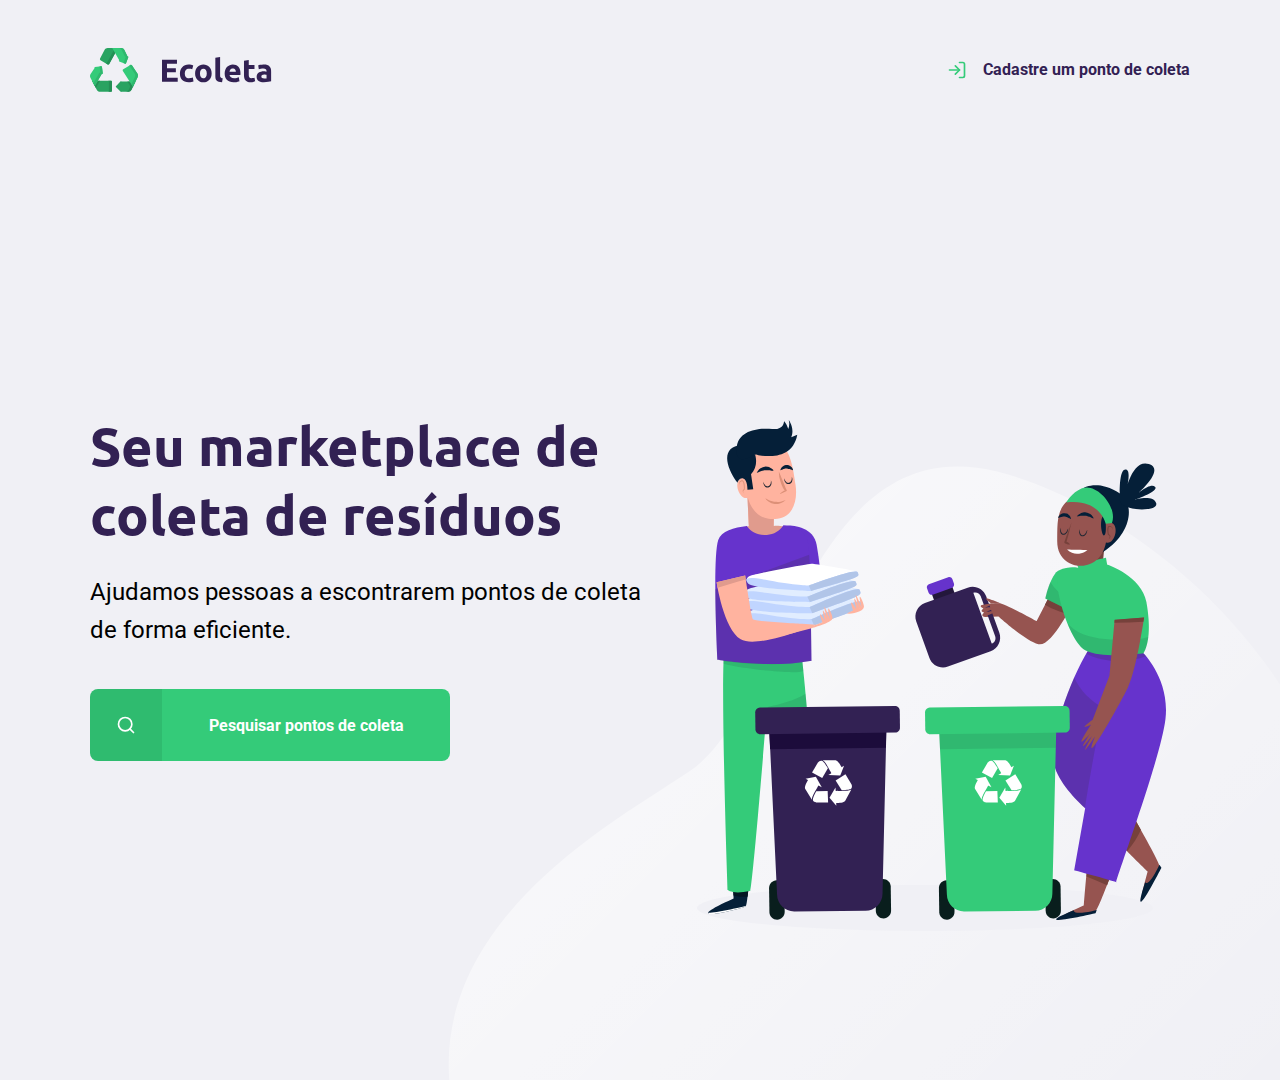
<file: index.html>
<!DOCTYPE html>
<html lang="pt_br">
  <head>
    <meta charset="UTF-8" />
    <meta name="viewport" content="width=device-width, initial-scale=1.0" />
    <title>Ecoleta</title>
    <link
      href="https://fonts.googleapis.com/css2?family=Roboto&family=Ubuntu:wght@700&display=swap"
      rel="stylesheet"
    />
    <link rel="stylesheet" href="./styles/main.css" />
    <link rel="stylesheet" href="./styles/home.css" />
    <link rel="stylesheet" href="./styles/responsive.css" />
  </head>
  <body>
    <div id="page-home">
      <div class="content">
        <header>
          <img src="./assets/logo.svg" alt="Logomarca" />
          <a href="#"><span></span>Cadastre um ponto de coleta</a>
        </header>

        <main>
          <h1>Seu marketplace de coleta de resíduos</h1>
          <p>
            Ajudamos pessoas a escontrarem pontos de coleta de forma eficiente.
          </p>
          <a href="#"
            ><span></span><strong>Pesquisar pontos de coleta</strong></a
          >
        </main>
      </div>
    </div>
  </body>
</html>
</file>
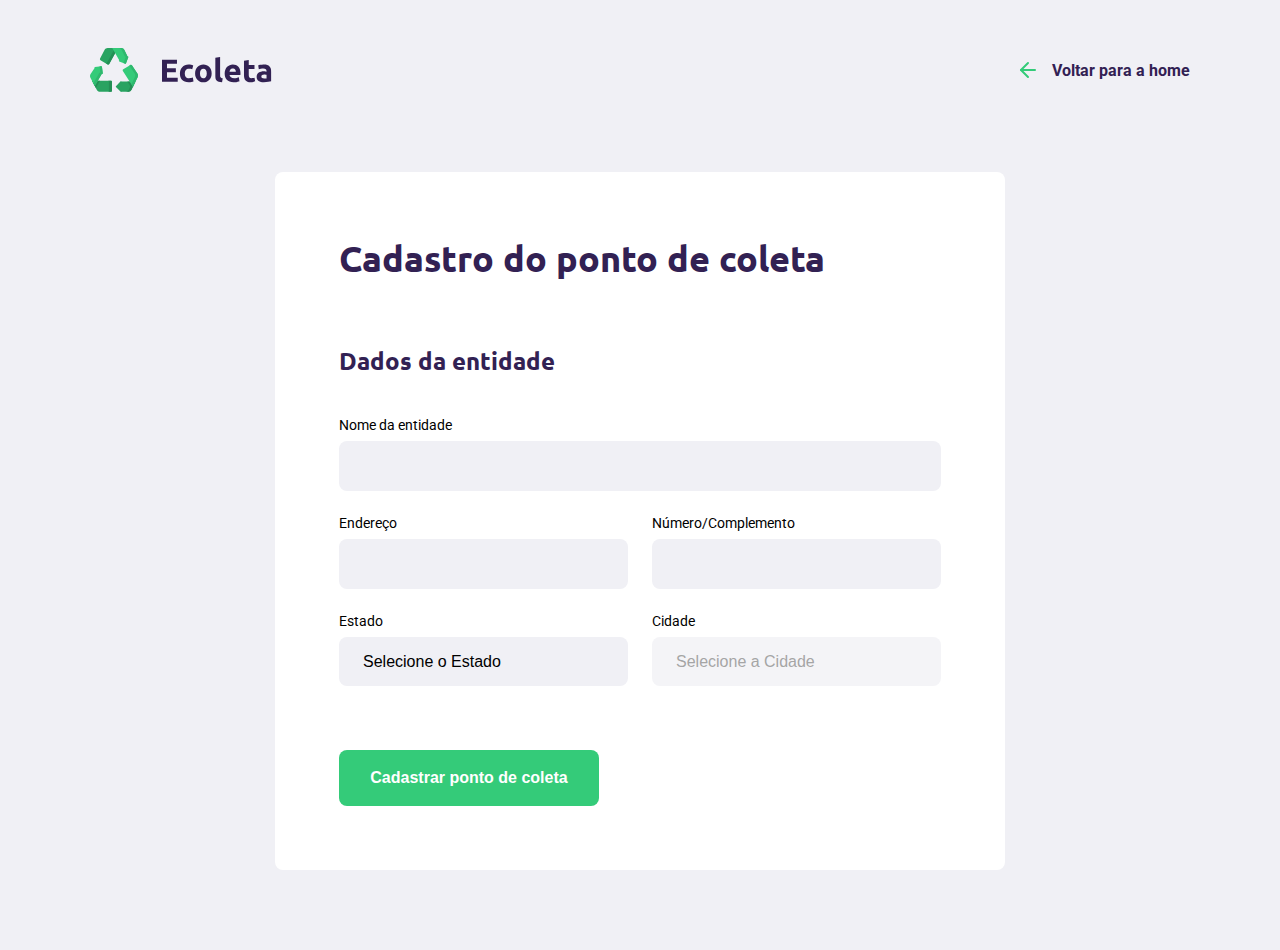
<file: create-point.html>
<!DOCTYPE html>
<html lang="pt_br">
  <head>
    <meta charset="UTF-8" />
    <meta name="viewport" content="width=device-width, initial-scale=1.0" />
    <title>Criar um ponto de coleta</title>
    <link
      href="https://fonts.googleapis.com/css2?family=Roboto&family=Ubuntu:wght@700&display=swap"
      rel="stylesheet"
    />
    <link rel="stylesheet" href="./styles/main.css" />
    <link rel="stylesheet" href="./styles/create-point.css" />
    <link rel="stylesheet" href="./styles/responsive.css" />
  </head>
  <body>
    <div id="page-create-point">
      <header>
        <img src="./assets/logo.svg" alt="Logomarca" />
        <a href="#"><span></span>Voltar para a home</a>
      </header>

      <form action="">
        <h1>Cadastro do ponto de coleta</h1>

        <fieldset>
          <legend>
            <h2>Dados da entidade</h2>
          </legend>

          <div class="field">
            <label for="name">Nome da entidade</label>
            <input type="text" name="name" />
          </div>

          <div class="field-group">
            <div class="field">
              <label for="address">Endereço</label>
              <input type="text" name="address" />
            </div>
            <div class="field">
              <label for="address2">Número/Complemento</label>
              <input type="text" name="address2" />
            </div>
          </div>

          <div class="field-group">
            <div class="field">
              <label for="state">Estado</label>
              <select name="uf">
                <option value="">Selecione o Estado</option>
              </select>

              <input type="hidden" name="state" />
            </div>
            <div class="field">
              <label for="city">Cidade</label>
              <select name="city" disabled>
                <option value="">Selecione a Cidade</option>
              </select>
            </div>
          </div>
        </fieldset>

        <button type="submit">Cadastrar ponto de coleta</button>
      </form>
    </div>

    <script src="./scripts/create-point.js"></script>
  </body>
</html>
</file>
<file: styles/main.css>
:root {
  --title-color: #322153;
  --primary-color: #34cb79;
}

* {
  margin: 0;
  padding: 0;
  box-sizing: border-box;
}

html {
  font-family: Roboto, sans-serif;
}

body {
  background-color: #f0f0f5;
  -webkit-font-smonthing: antialiased;
}

a {
  text-decoration: none;
}

h1,
h2,
h3,
h4,
h5,
h6 {
  font-family: Ubuntu, sans-serif;
  color: var(--title-color);
}
</file>
<file: styles/home.css>
#page-home {
  height: 120vh;
  background-image: url(../assets/home-background.svg);
  background-repeat: no-repeat;
  background-position: 35vw bottom;
}

#page-home .content {
  width: 90%;
  max-width: 1100px;
  margin: 0 auto;
  height: 100%;
  display: flex;
  flex-direction: column;
}

#page-home .content header {
  margin-top: 48px;
  display: flex;
  align-items: center;
  justify-content: space-between;
}
#page-home .content header a {
  display: flex;
  color: var(--title-color);
  font-weight: 700;
}

#page-home .content header a span {
  margin-right: 16px;
  display: flex;
  background-image: url(../assets/log-in.svg);
  background-repeat: no-repeat;
  width: 20px;
  height: 20px;
}

#page-home main {
  max-width: 560px;
  flex: 1;
  display: flex;
  flex-direction: column;
  justify-content: center;
}

#page-home main h1 {
  font-size: 54px;
}

#page-home main p {
  font-size: 24px;
  line-height: 38px;
  margin-top: 24px;
}

#page-home main a {
  width: 100%;
  max-width: 360px;
  height: 72px;
  border-radius: 8px;
  display: flex;
  align-items: center;
  margin-top: 40px;
  background-color: var(--primary-color);
  transition: 400ms;
}

#page-home main a:hover {
  background-color: #2fb86e;
}

#page-home main a span {
  width: 72px;
  height: 72px;
  border-top-left-radius: 8px;
  border-bottom-left-radius: 8px;
  background-color: rgba(0, 0, 0, 0.08);
  display: flex;
  align-items: center;
  justify-content: center;
}

#page-home main a span::after {
  content: "";
  background-image: url("../assets/search.svg");
  width: 20px;
  height: 20px;
}

#page-home main a strong {
  flex: 1;
  color: white;
  text-align: center;
}
</file>
<file: styles/responsive.css>
@media (max-width: 900px) {
  #page-home {
    background-position-x: 70vw;
  }

  #page-home .content {
    align-items: center;
    text-align: center;
  }

  #page-home header a {
    position: absolute;
    bottom: 48px;
    left: 50%;
    transform: translateX(-50%);
  }

  #page-home main {
    align-items: center;
  }
}

@media (min-width: 1700px) {
  #page-home {
    background-position-x: 40vw;
  }
}

@media (max-height: 760px) {
  #page-home {
    background-position-y: 200px;
  }
}
</file>
<file: styles/create-point.css>
#page-create-point {
  width: 90%;
  max-width: 1100px;
  margin: 0 auto;
}

#page-create-point header {
  margin-top: 48px;
  display: flex;
  justify-content: space-between;
  align-items: center;
}

#page-create-point header a {
  color: var(--title-color);
  font-weight: bold;
  display: flex;
  align-items: center;
}

#page-create-point header a span {
  margin-right: 16px;
  background-image: url("../assets/arrow-left.svg");
  display: flex;
  width: 20px;
  height: 24px;
}

form {
  background-color: white;
  margin: 80px auto;
  padding: 64px;
  border-radius: 8px;
  max-width: 730px;
}

form h1 {
  font-size: 36px;
}

form fieldset {
  margin-top: 64px;
  border: 0;
}

form legend {
  margin-bottom: 40px;
}

form legend h2 {
  font-size: 24px;
}

form .field {
  flex: 1;
  display: flex;
  flex-direction: column;
  margin-bottom: 24px;
}

form .field-group {
  display: flex;
}

form input,
form select {
  background-color: #f0f0f5;
  border: 0;
  padding: 16px 24px;
  font-size: 16px;
  border-radius: 8px;
}

form select {
  -webkit-appearance: none;
  -moz-appearance: none;
  appearance: none;
}

form label {
  font-size: 14px;
  margin-bottom: 8px;
}

form .field-group .field + .field {
  margin-left: 24px;
}

form button {
  width: 260px;
  height: 56px;
  background-color: var(--primary-color);
  border-radius: 8px;
  color: white;
  font-weight: bold;
  font-size: 16px;
  border: 0;
  margin-top: 40px;
  transition: background-color 400ms;
}

button:hover {
  background-color: #2fb86e;
}
</file>
